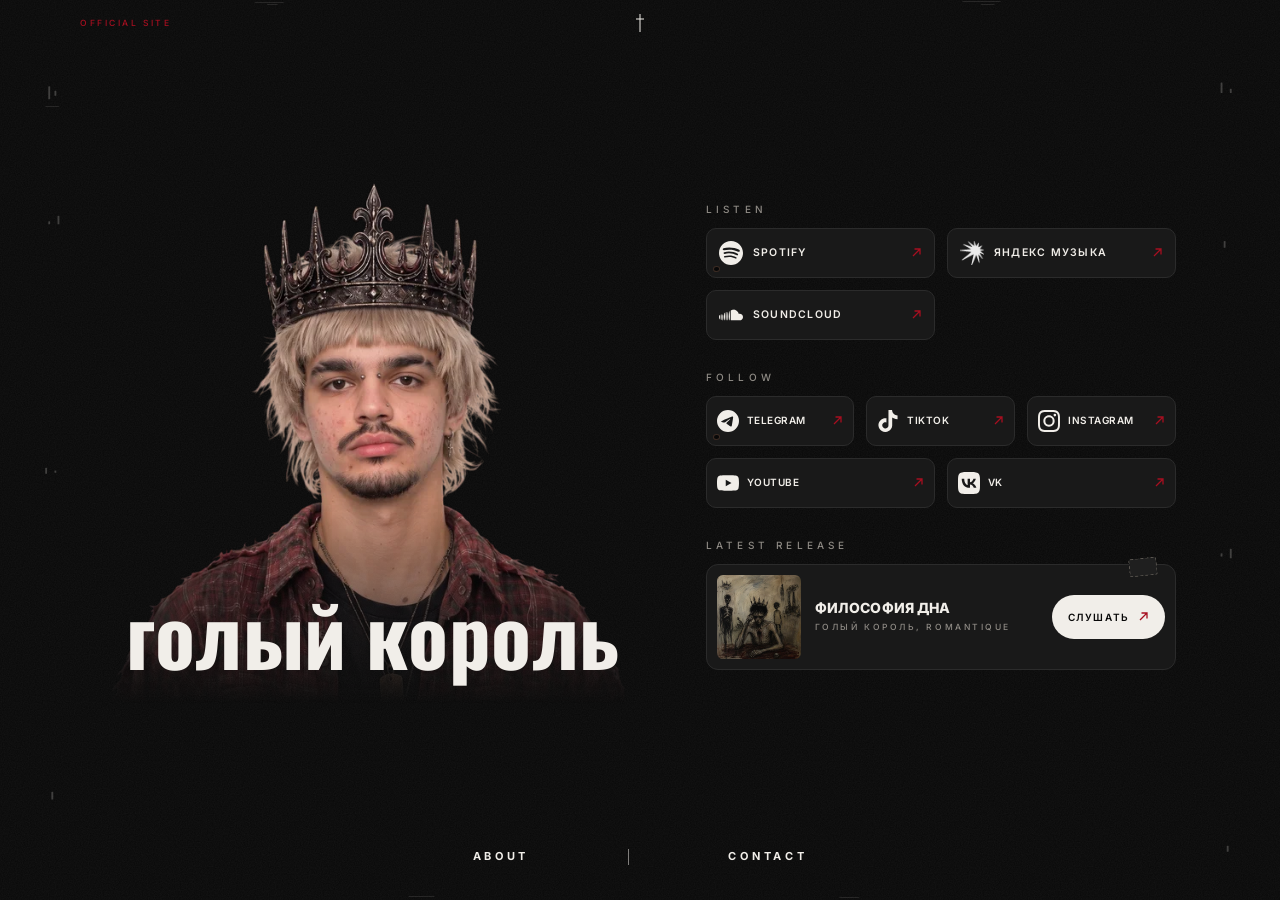
<file: index.html>
<!doctype html>
<html lang="ru" data-theme="king">
<head>
<meta charset="utf-8">
<meta name="viewport" content="width=device-width, initial-scale=1, viewport-fit=cover">
<meta http-equiv="Content-Security-Policy" content="default-src 'none'; img-src 'self' data:; style-src 'self'; font-src 'self'; script-src 'self'; connect-src 'self'; base-uri 'none'; form-action 'none'">
<meta name="referrer" content="strict-origin-when-cross-origin">
<title>голый король</title>
<meta name="description" content="голый король — официальный сайт. Музыка, соцсети и новые релизы.">
<meta name="theme-color" content="#080808">
<link rel="canonical" href="https://realnakedking.github.io/">
<meta property="og:type" content="website">
<meta property="og:site_name" content="голый король">
<meta property="og:title" content="голый король">
<meta property="og:description" content="голый король — официальный сайт. Музыка, соцсети и новые релизы.">
<meta property="og:url" content="https://realnakedking.github.io/">
<meta property="og:image" content="https://realnakedking.github.io/assets/img/og.jpg">
<meta property="og:image:width" content="1200">
<meta property="og:image:height" content="630">
<meta name="twitter:card" content="summary_large_image">
<meta name="twitter:image" content="https://realnakedking.github.io/assets/img/og.jpg">
<link rel="icon" href="favicon.ico" sizes="32x32">
<link rel="apple-touch-icon" href="assets/img/apple-touch-icon.png">
<link rel="preload" href="assets/fonts/anton-latin.woff2" as="font" type="font/woff2" crossorigin>
<link rel="preload" href="assets/fonts/inter-latin.woff2" as="font" type="font/woff2" crossorigin>
<link rel="preload" as="image" type="image/webp" imagesrcset="assets/img/home-720.webp 720w, assets/img/home-1040.webp 1040w, assets/img/home-1520.webp 1520w" imagesizes="(min-width: 900px) 700px, (min-width: 460px) 530px, 115vw">
<link rel="stylesheet" href="assets/css/site.css?v=341fe3b36c">
<noscript><link rel="stylesheet" href="assets/css/noscript.css?v=341fe3b36c"></noscript>
</head>
<body class="page-home">
<div class="page">
<svg class="specks" aria-hidden="true" viewBox="0 0 390 1000" preserveAspectRatio="none" fill="none" stroke="currentColor" stroke-width="0.6" stroke-linecap="round"><path d="M3 96v14M5 101v5M2 118h4M6 240v9M3 246v3M384 92v11M387 99v4M385 268v7M2 520v6M5 523v2M387 610v10M384 615v3M4 880v8M386 940v6M70 3h9M74 5h3M300 2h12M306 5h4M120 996h8M260 997h6"/></svg>
<div class="topline">
<span class="topline__side">Official site</span>
<svg class="topline__cross" aria-hidden="true" width="10" height="18" viewBox="0 0 10 18" fill="none" stroke="currentColor" stroke-width="1"><path d="M5 0v18M1 5h8"/></svg>
<span class="topline__side topline__side--right"></span>
</div>
<main class="home">
<div class="hero">
<picture><source type="image/webp" srcset="assets/img/home-720.webp 720w, assets/img/home-1040.webp 1040w, assets/img/home-1520.webp 1520w" sizes="(min-width: 900px) 700px, (min-width: 460px) 530px, 115vw"><img draggable="false" class="hero__photo" src="assets/img/home-1040.jpg" alt="голый король" width="1520" height="1377" fetchpriority="high" decoding="async"></picture>
<h1 class="hero__title">голый король</h1>
</div>
<div class="sections">
<section>
<h2 class="label">Listen</h2>
<div class="links links--listen"><a class="btn" href="https://open.spotify.com/artist/0CNTZNeSnclI1Tsh0N5MrR" target="_blank" rel="noopener"><img draggable="false" class="btn__icon" src="assets/icons/spotify.svg" alt="" width="24" height="24" decoding="async"><span class="btn__text">Spotify</span><svg class="arrow" aria-hidden="true" width="11" height="11" viewBox="0 0 11 11" fill="none" stroke="currentColor" stroke-width="1.3"><path d="M2 9 9 2M3.5 2H9v5.5"/></svg></a><a class="btn" href="https://music.yandex.ru/artist/26700746" target="_blank" rel="noopener"><img draggable="false" class="btn__icon" src="assets/icons/yandexmusic.png" alt="" width="24" height="24" decoding="async"><span class="btn__text">Яндекс Музыка</span><svg class="arrow" aria-hidden="true" width="11" height="11" viewBox="0 0 11 11" fill="none" stroke="currentColor" stroke-width="1.3"><path d="M2 9 9 2M3.5 2H9v5.5"/></svg></a><a class="btn" href="https://on.soundcloud.com/kks88gfHTuc4IK0EWJ" target="_blank" rel="noopener"><img draggable="false" class="btn__icon" src="assets/icons/soundcloud.svg" alt="" width="24" height="24" decoding="async"><span class="btn__text">SoundCloud</span><svg class="arrow" aria-hidden="true" width="11" height="11" viewBox="0 0 11 11" fill="none" stroke="currentColor" stroke-width="1.3"><path d="M2 9 9 2M3.5 2H9v5.5"/></svg></a></div>
</section>
<section>
<h2 class="label">Follow</h2>
<div class="links links--follow cols-5"><a class="btn btn--follow" href="https://t.me/realnakedking" target="_blank" rel="noopener"><img draggable="false" class="btn__icon" src="assets/icons/telegram.svg" alt="" width="24" height="24" decoding="async"><span class="btn__text">Telegram</span><svg class="arrow" aria-hidden="true" width="11" height="11" viewBox="0 0 11 11" fill="none" stroke="currentColor" stroke-width="1.3"><path d="M2 9 9 2M3.5 2H9v5.5"/></svg></a><a class="btn btn--follow" href="https://www.tiktok.com/@realnakedking" target="_blank" rel="noopener"><img draggable="false" class="btn__icon" src="assets/icons/tiktok.svg" alt="" width="24" height="24" decoding="async"><span class="btn__text">TikTok</span><svg class="arrow" aria-hidden="true" width="11" height="11" viewBox="0 0 11 11" fill="none" stroke="currentColor" stroke-width="1.3"><path d="M2 9 9 2M3.5 2H9v5.5"/></svg></a><a class="btn btn--follow" href="https://www.instagram.com/realnakedking" target="_blank" rel="noopener"><img draggable="false" class="btn__icon" src="assets/icons/instagram.svg" alt="" width="24" height="24" decoding="async"><span class="btn__text">Instagram</span><svg class="arrow" aria-hidden="true" width="11" height="11" viewBox="0 0 11 11" fill="none" stroke="currentColor" stroke-width="1.3"><path d="M2 9 9 2M3.5 2H9v5.5"/></svg></a><a class="btn btn--follow" href="https://youtube.com/@realnakedking" target="_blank" rel="noopener"><img draggable="false" class="btn__icon" src="assets/icons/youtube.svg" alt="" width="24" height="24" decoding="async"><span class="btn__text">YouTube</span><svg class="arrow" aria-hidden="true" width="11" height="11" viewBox="0 0 11 11" fill="none" stroke="currentColor" stroke-width="1.3"><path d="M2 9 9 2M3.5 2H9v5.5"/></svg></a><a class="btn btn--follow" href="https://vk.ru/realnakedking" target="_blank" rel="noopener"><img draggable="false" class="btn__icon" src="assets/icons/vk.svg" alt="" width="24" height="24" decoding="async"><span class="btn__text">VK</span><svg class="arrow" aria-hidden="true" width="11" height="11" viewBox="0 0 11 11" fill="none" stroke="currentColor" stroke-width="1.3"><path d="M2 9 9 2M3.5 2H9v5.5"/></svg></a></div>
</section>
<section class="release is-pending" data-release data-show="out" data-mode="auto" data-at="2026-10-01T21:00:00.000Z" data-ping="ping.txt">
<h2 class="label"><span data-state="soon">Скоро релиз</span><span data-state="out">Latest release</span></h2>
<div class="release__card">
<img draggable="false" class="release__cover" src="assets/img/cover-filosofiya-dna.webp" alt="Обложка: Философия Дна" width="152" height="152" loading="lazy" decoding="async">
<div class="release__meta">
<p class="kicker" data-state="soon">Скоро · 2 октября</p>
<p class="release__title">Философия Дна</p>
<p class="kicker">голый король, romantique</p>
</div>
<a class="pill release__listen" data-state="out" href="https://zvonko.link/filosofiadna" target="_blank" rel="noopener">Слушать <svg class="arrow" aria-hidden="true" width="11" height="11" viewBox="0 0 11 11" fill="none" stroke="currentColor" stroke-width="1.3"><path d="M2 9 9 2M3.5 2H9v5.5"/></svg></a>

</div>
</section>
<script src="assets/js/release.js?v=341fe3b36c"></script>
</div>
</main>
<footer class="footer"><nav class="nav" aria-label="Разделы сайта"><a class="nav__link" href="about/">About</a><span class="nav__sep" aria-hidden="true"></span><a class="nav__link" href="contact/">Contact</a></nav></footer>
</div>
</body>
</html>
</file>
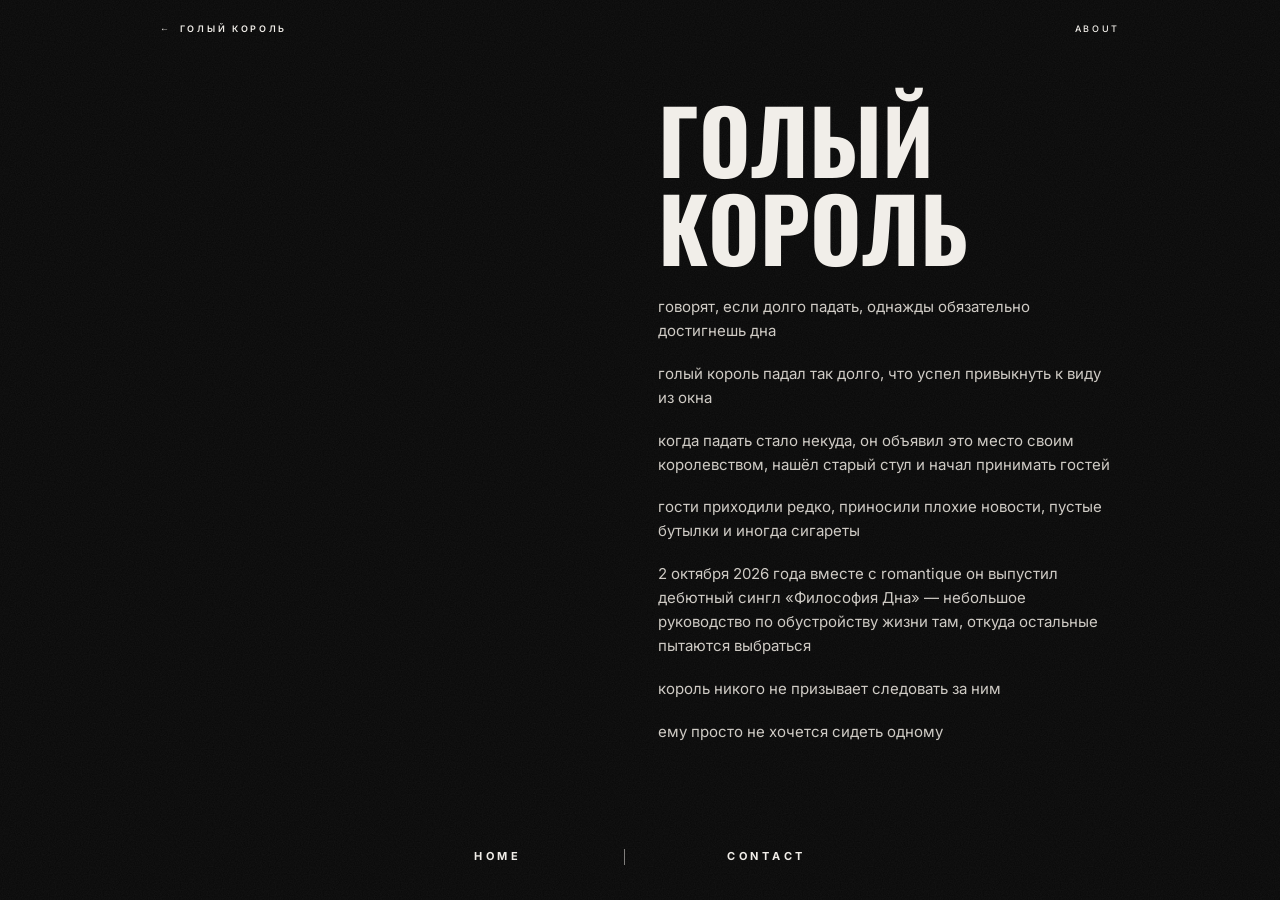
<file: about/index.html>
<!doctype html>
<html lang="ru" data-theme="king">
<head>
<meta charset="utf-8">
<meta name="viewport" content="width=device-width, initial-scale=1, viewport-fit=cover">
<meta http-equiv="Content-Security-Policy" content="default-src 'none'; img-src 'self' data:; style-src 'self'; font-src 'self'; script-src 'self'; connect-src 'self'; base-uri 'none'; form-action 'none'">
<meta name="referrer" content="strict-origin-when-cross-origin">
<title>About — голый король</title>
<meta name="description" content="голый король — официальный сайт. Музыка, соцсети и новые релизы.">
<meta name="theme-color" content="#080808">
<link rel="canonical" href="https://realnakedking.github.io/about/">
<meta property="og:type" content="website">
<meta property="og:site_name" content="голый король">
<meta property="og:title" content="About — голый король">
<meta property="og:description" content="голый король — официальный сайт. Музыка, соцсети и новые релизы.">
<meta property="og:url" content="https://realnakedking.github.io/about/">
<meta property="og:image" content="https://realnakedking.github.io/assets/img/og.jpg">
<meta property="og:image:width" content="1200">
<meta property="og:image:height" content="630">
<meta name="twitter:card" content="summary_large_image">
<meta name="twitter:image" content="https://realnakedking.github.io/assets/img/og.jpg">
<link rel="icon" href="../favicon.ico" sizes="32x32">
<link rel="apple-touch-icon" href="../assets/img/apple-touch-icon.png">
<link rel="preload" href="../assets/fonts/anton-latin.woff2" as="font" type="font/woff2" crossorigin>
<link rel="preload" href="../assets/fonts/inter-latin.woff2" as="font" type="font/woff2" crossorigin>
<link rel="stylesheet" href="../assets/css/site.css?v=341fe3b36c">
<noscript><link rel="stylesheet" href="../assets/css/noscript.css?v=341fe3b36c"></noscript>
</head>
<body class="page-sub">
<div class="page">
<div class="subtop">
<a class="subtop__back" href="../"><span aria-hidden="true">←</span> голый король</a>
<span class="subtop__label">About</span>
</div>
<main class="sub sub--about">
<div class="sub__photo"><picture><source type="image/webp" srcset="../assets/img/home-720.webp 720w, ../assets/img/home-1040.webp 1040w, ../assets/img/home-1520.webp 1520w" sizes="(min-width: 900px) 520px, 100vw"><img draggable="false" class="hero__photo" src="../assets/img/home-1040.jpg" alt="голый король" width="1520" height="1377" fetchpriority="high" decoding="async"></picture></div>
<div class="sub__body">
<h1 class="sub__title">голый король</h1>
<div class="prose"><p>говорят, если долго падать, однажды обязательно достигнешь дна</p>
<p>голый король падал так долго, что успел привыкнуть к виду из окна</p>
<p>когда падать стало некуда, он объявил это место своим королевством, нашёл старый стул и начал принимать гостей</p>
<p>гости приходили редко, приносили плохие новости, пустые бутылки и иногда сигареты</p>
<p>2 октября 2026 года вместе с romantique он выпустил дебютный сингл «Философия Дна» — небольшое руководство по обустройству жизни там, откуда остальные пытаются выбраться</p>
<p>король никого не призывает следовать за ним</p>
<p>ему просто не хочется сидеть одному</p></div>

</div>
</main>
<footer class="footer"><nav class="nav" aria-label="Разделы сайта"><a class="nav__link" href="../">Home</a><span class="nav__sep" aria-hidden="true"></span><a class="nav__link" href="../contact/">Contact</a></nav></footer>
</div>
</body>
</html>
</file>
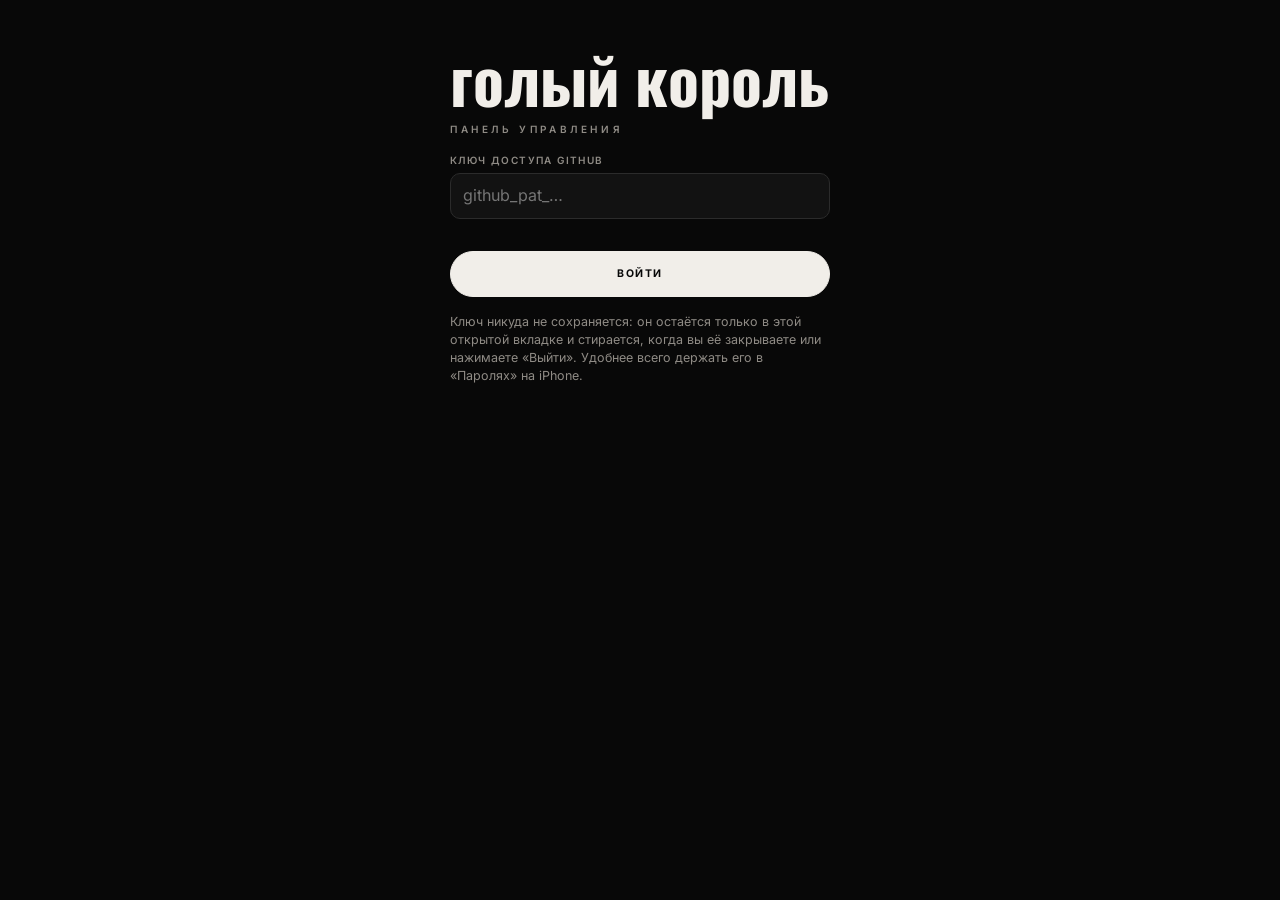
<file: admin/index.html>
<!doctype html>
<html lang="ru">
<head>
<meta charset="utf-8">
<meta name="viewport" content="width=device-width, initial-scale=1, viewport-fit=cover">
<meta http-equiv="Content-Security-Policy" content="default-src 'none'; img-src 'self' blob: data:; style-src 'self'; font-src 'self'; script-src 'self'; connect-src 'self' https://api.github.com; frame-src 'self' blob:; base-uri 'none'; form-action 'none'">
<meta name="robots" content="noindex, nofollow">
<meta name="referrer" content="no-referrer">
<meta name="theme-color" content="#e7e7e6">
<title>голый король — админка</title>
<link rel="icon" href="../favicon.ico" sizes="32x32">
<link rel="stylesheet" href="admin.css?v=2">
</head>
<body>
<div id="app"><p class="boot">Загрузка…</p></div>
<noscript><p class="boot">Для админки нужно включить JavaScript.</p></noscript>
<script type="module" src="app.js?v=2"></script>
</body>
</html>
</file>
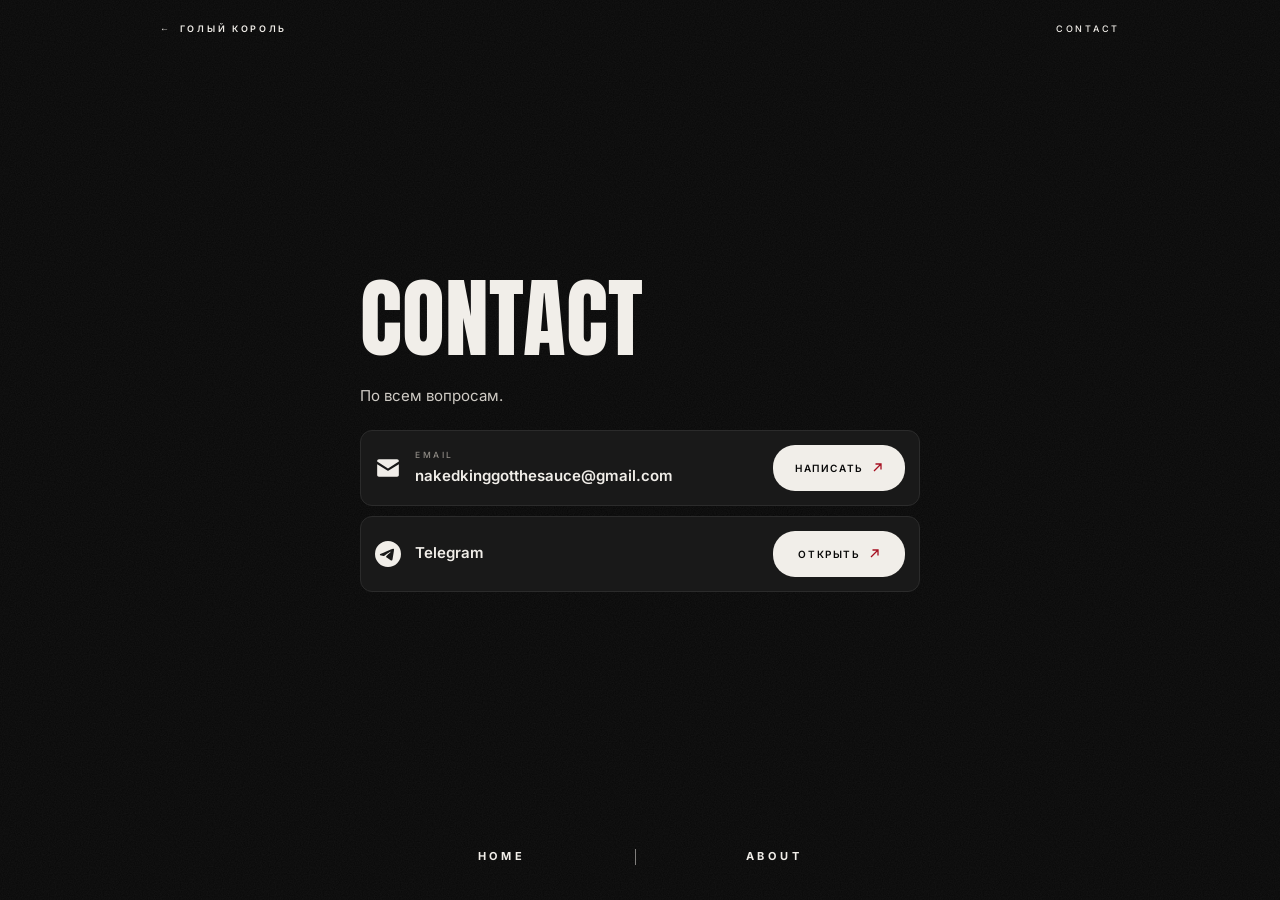
<file: contact/index.html>
<!doctype html>
<html lang="ru" data-theme="king">
<head>
<meta charset="utf-8">
<meta name="viewport" content="width=device-width, initial-scale=1, viewport-fit=cover">
<meta http-equiv="Content-Security-Policy" content="default-src 'none'; img-src 'self' data:; style-src 'self'; font-src 'self'; script-src 'self'; connect-src 'self'; base-uri 'none'; form-action 'none'">
<meta name="referrer" content="strict-origin-when-cross-origin">
<title>Contact — голый король</title>
<meta name="description" content="голый король — официальный сайт. Музыка, соцсети и новые релизы.">
<meta name="theme-color" content="#080808">
<link rel="canonical" href="https://realnakedking.github.io/contact/">
<meta property="og:type" content="website">
<meta property="og:site_name" content="голый король">
<meta property="og:title" content="Contact — голый король">
<meta property="og:description" content="голый король — официальный сайт. Музыка, соцсети и новые релизы.">
<meta property="og:url" content="https://realnakedking.github.io/contact/">
<meta property="og:image" content="https://realnakedking.github.io/assets/img/og.jpg">
<meta property="og:image:width" content="1200">
<meta property="og:image:height" content="630">
<meta name="twitter:card" content="summary_large_image">
<meta name="twitter:image" content="https://realnakedking.github.io/assets/img/og.jpg">
<link rel="icon" href="../favicon.ico" sizes="32x32">
<link rel="apple-touch-icon" href="../assets/img/apple-touch-icon.png">
<link rel="preload" href="../assets/fonts/anton-latin.woff2" as="font" type="font/woff2" crossorigin>
<link rel="preload" href="../assets/fonts/inter-latin.woff2" as="font" type="font/woff2" crossorigin>
<link rel="stylesheet" href="../assets/css/site.css?v=341fe3b36c">
<noscript><link rel="stylesheet" href="../assets/css/noscript.css?v=341fe3b36c"></noscript>
</head>
<body class="page-sub">
<div class="page">
<div class="subtop">
<a class="subtop__back" href="../"><span aria-hidden="true">←</span> голый король</a>
<span class="subtop__label">Contact</span>
</div>
<main class="sub sub--contact">
<div class="sub__body">
<h1 class="sub__title">Contact</h1>
<p class="sub__lead">По всем вопросам.</p>
<div class="cards"><div class="card">
<img draggable="false" class="card__icon" src="../assets/icons/email.svg" alt="" width="24" height="24" decoding="async">
<div class="card__text"><p class="kicker">Email</p><p class="card__value">nakedkinggotthesauce@gmail.com</p></div>
<a class="pill card__action" href="mailto:nakedkinggotthesauce@gmail.com" aria-label="Написать: Email">Написать <svg class="arrow" aria-hidden="true" width="11" height="11" viewBox="0 0 11 11" fill="none" stroke="currentColor" stroke-width="1.3"><path d="M2 9 9 2M3.5 2H9v5.5"/></svg></a>
</div>
<div class="card">
<img draggable="false" class="card__icon" src="../assets/icons/telegram.svg" alt="" width="24" height="24" decoding="async">
<div class="card__text"><p class="card__value">Telegram</p></div>
<a class="pill card__action" href="https://t.me/n4kedk1ng" target="_blank" rel="noopener" aria-label="Открыть: Telegram">Открыть <svg class="arrow" aria-hidden="true" width="11" height="11" viewBox="0 0 11 11" fill="none" stroke="currentColor" stroke-width="1.3"><path d="M2 9 9 2M3.5 2H9v5.5"/></svg></a>
</div></div>
</div>
</main>
<footer class="footer"><nav class="nav" aria-label="Разделы сайта"><a class="nav__link" href="../">Home</a><span class="nav__sep" aria-hidden="true"></span><a class="nav__link" href="../about/">About</a></nav></footer>
</div>
</body>
</html>
</file>
<file: assets/css/site.css>
/* голый король — оформление сайта (тёмная тема) */

@font-face {
  font-family: "Anton";
  src: url("../fonts/anton-latin.woff2") format("woff2");
  font-weight: 400;
  font-style: normal;
  font-display: swap;
}
@font-face {
  font-family: "Anton";
  src: url("../fonts/oswald-cyrillic.woff2") format("woff2");
  font-weight: 400;
  font-style: normal;
  font-display: swap;
  unicode-range: U+0301, U+0400-045F, U+0490-0491, U+04B0-04B1, U+2116;
}
@font-face {
  font-family: "Inter";
  src: url("../fonts/inter-latin.woff2") format("woff2");
  font-weight: 100 900;
  font-style: normal;
  font-display: swap;
  unicode-range: U+0000-00FF, U+0131, U+0152-0153, U+02BB-02BC, U+02C6, U+02DA, U+02DC, U+0304, U+0308, U+0329, U+2000-206F, U+20AC, U+2122, U+2191, U+2193, U+2212, U+2215, U+FEFF, U+FFFD;
}
@font-face {
  font-family: "Inter";
  src: url("../fonts/inter-cyrillic.woff2") format("woff2");
  font-weight: 100 900;
  font-style: normal;
  font-display: swap;
  unicode-range: U+0301, U+0400-045F, U+0490-0491, U+04B0-04B1, U+2116;
}

:root {
  --bg: #080808;
  --ink: #F1EEE9;
  --line: #2b2b2b;
  --line-strong: #4a4a4a;
  --mute: #8f8b85;
  --red: #A60F20;
  --card: #191919;
  --card-hover: #222222;
  --sans: "Inter", -apple-system, BlinkMacSystemFont, "Segoe UI", Roboto, "Helvetica Neue", Arial, sans-serif;
  --display: "Anton", Impact, "Arial Narrow Bold", "Helvetica Neue", sans-serif;
  /* Единица масштаба главного экрана: макет нарисован при ширине 390. */
  --u: calc(min(100vw, 460px) / 390);
}

* { box-sizing: border-box; }
html { -webkit-text-size-adjust: 100%; text-size-adjust: 100%; }
body {
  margin: 0;
  background: var(--bg);
  color: var(--ink);
  font-family: var(--sans);
  font-size: 15px;
  line-height: 1.5;
  -webkit-font-smoothing: antialiased;
  -moz-osx-font-smoothing: grayscale;
}
/* Фото чуть шире экрана телефона: лишнее обрезается, горизонтальной прокрутки нет. */
html, body { overflow-x: hidden; }
@supports (overflow: clip) {
  html, body { overflow-x: clip; }
}
a { color: inherit; text-decoration: none; -webkit-tap-highlight-color: transparent; }
a:focus-visible { outline: 2px solid var(--ink); outline-offset: 3px; border-radius: 4px; }
img, svg { display: block; }
/* Сайт «статичный»: картинки и значки нельзя зажать, вытащить или сохранить — долгое нажатие
   на них ничего не открывает, а нажатие по значку в кнопке достаётся самой кнопке. */
img, svg {
  pointer-events: none;
  -webkit-user-select: none;
  user-select: none;
  -webkit-user-drag: none;
  -webkit-touch-callout: none;
}
/* Долгое нажатие на кнопку или ссылку не поднимает её «карточкой» с предпросмотром. */
a, button { -webkit-touch-callout: none; -webkit-user-select: none; user-select: none; }
/* Оформление не выделяется; текст биографии и адрес почты выделить и скопировать можно. */
body { -webkit-touch-callout: none; -webkit-user-select: none; user-select: none; }
.prose, .card__value, .sub__lead { -webkit-user-select: text; user-select: text; }
h1, h2, p { margin: 0; }
.arrow { flex: none; }

.page {
  position: relative;
  width: 100%;
  max-width: 460px;
  min-height: 100vh;
  min-height: 100svh;
  margin: 0 auto;
  display: flex;
  flex-direction: column;
}
.specks {
  position: absolute;
  inset: 0;
  width: 100%;
  height: 100%;
  pointer-events: none;
  opacity: 0.4;
}

/* ---------- Верхняя строка ---------- */
.topline {
  position: relative;
  display: flex;
  align-items: center;
  justify-content: space-between;
  gap: 8px;
  padding: calc(14px + env(safe-area-inset-top, 0px)) 24px 0;
  font-size: 8.5px;
  font-weight: 500;
  line-height: 1;
  letter-spacing: 0.3em;
  text-transform: uppercase;
  white-space: pre;
}
.topline__side { flex: 1; min-width: 0; }
.topline__side--right { text-align: right; }
/* Координаты: на телефоне широта и долгота стоят в две строки, на компьютере — в одну. */
.topline__part { display: block; white-space: nowrap; }
.topline__part + .topline__part { margin-top: 5px; }

/* ---------- Главный экран ---------- */
.home { position: relative; display: flex; flex-direction: column; }
.hero {
  position: relative;
  width: calc(var(--u) * 390);
  height: calc(var(--u) * 408);
  margin: 0 auto;
}
.hero__photo {
  -webkit-mask-image: linear-gradient(to bottom, transparent 0, #000 4%, #000 60%, transparent 97%), linear-gradient(to right, transparent 0, #000 10%, #000 90%, transparent 100%);
  -webkit-mask-composite: source-in;
  mask-image: linear-gradient(to bottom, transparent 0, #000 4%, #000 60%, transparent 97%), linear-gradient(to right, transparent 0, #000 10%, #000 90%, transparent 100%);
  mask-composite: intersect;
}
.hero .hero__photo {
  position: absolute;
  left: calc(var(--u) * -28);
  top: calc(var(--u) * 6);
  width: calc(var(--u) * 446);
  height: calc(var(--u) * 404);
  object-fit: cover;
}
.hero__title {
  position: absolute;
  left: 0;
  right: 0;
  top: calc(var(--u) * 318);
  text-align: center;
  font-family: var(--display);
  font-weight: 400;
  font-size: calc(var(--u) * 60);
  line-height: 1;
  letter-spacing: 0.005em;
  white-space: nowrap;
}
/* Росчерк привязан к надписи: размеры в долях её кегля, положение утверждено на макете. */
.hero__sig {
  position: absolute;
  left: calc(50% + 0.265em);
  top: 0.531em;
  width: 1.449em;
  height: 0.653em;
  filter: invert(1);
  mix-blend-mode: difference;
  pointer-events: none;
  -webkit-user-select: none;
  user-select: none;
}

.sections {
  position: relative;
  display: flex;
  flex-direction: column;
  gap: 28px;
  padding: 6px 22px 0;
}
.label {
  margin: 0 0 14px;
  font-size: 10px;
  font-weight: 500;
  line-height: 1;
  letter-spacing: 0.42em;
  text-transform: uppercase;
  color: var(--mute);
}

/* ---------- Кнопки-ссылки ---------- */
.links { display: grid; grid-template-columns: repeat(2, minmax(0, 1fr)); gap: 10px; }
.btn {
  display: flex;
  align-items: center;
  gap: 10px;
  min-height: 50px;
  padding: 6px 12px;
  border: 1px solid var(--line);
  border-radius: 10px;
  background: var(--card);
  font-size: 10.5px;
  font-weight: 600;
  line-height: 1.25;
  letter-spacing: 0.12em;
  text-transform: uppercase;
  transition: background-color 0.15s ease, border-color 0.15s ease;
}
.btn__icon { flex: none; width: 24px; height: 24px; object-fit: contain; }
.btn__icon--mono {
  display: flex;
  align-items: center;
  justify-content: center;
  border-radius: 7px;
  background: var(--ink);
  color: var(--bg);
  font-size: 9px;
  font-weight: 700;
  letter-spacing: 0.02em;
}
.btn__text { flex: 1; min-width: 0; overflow-wrap: break-word; }
.btn--ink { border-color: var(--ink); }
@media (hover: hover) {
  .btn:hover { background: var(--card-hover); border-color: var(--line-strong); }
  .btn--ink:hover { border-color: var(--ink); }
  .pill:hover { background: #fff; }
  .nav__link:hover, .subtop__back:hover { opacity: 0.6; }
  a.contact__row:hover .contact__val { opacity: 0.6; }
}
.btn:active { background: var(--card-hover); }

.links--follow.cols-1 { grid-template-columns: minmax(0, 1fr); }
.links--follow.cols-2 { grid-template-columns: repeat(2, minmax(0, 1fr)); }
.links--follow.cols-3 { grid-template-columns: repeat(3, minmax(0, 1fr)); }
.links--follow.cols-4 { grid-template-columns: repeat(4, minmax(0, 1fr)); }
.btn--follow {
  flex-direction: column;
  justify-content: center;
  gap: 8px;
  min-height: 66px;
  padding: 8px 4px;
  font-size: 8.5px;
  letter-spacing: 0.1em;
  text-align: center;
}
.btn--follow .btn__icon { width: 22px; height: 22px; }
.btn--follow .btn__text { flex: none; max-width: 100%; }
.btn--follow .arrow { display: none; }

/* ---------- Карточка релиза ---------- */
.release[data-show="soon"] [data-state="out"],
.release[data-show="out"] [data-state="soon"] { display: none; }
.release.is-pending { visibility: hidden; }
.release__card {
  display: flex;
  flex-wrap: wrap;
  align-items: center;
  gap: 12px 14px;
  padding: 10px;
  border: 1px solid var(--line);
  border-radius: 12px;
  background: var(--card);
}
.release__cover {
  flex: none;
  width: 76px;
  height: 76px;
  border-radius: 6px;
  object-fit: cover;
  background: #1b1b1b;
}
.release__cover--empty {
  display: flex;
  align-items: center;
  justify-content: center;
  text-align: center;
  color: #9a9a9a;
  font-size: 8px;
  font-weight: 600;
  line-height: 1.3;
  letter-spacing: 0.14em;
  text-transform: uppercase;
}
.release__meta { flex: 1 1 96px; min-width: 0; display: flex; flex-direction: column; gap: 7px; }
.kicker {
  font-size: 8.5px;
  font-weight: 500;
  line-height: 1.2;
  letter-spacing: 0.3em;
  text-transform: uppercase;
  color: var(--mute);
}
.release__title {
  font-size: 19px;
  font-weight: 800;
  line-height: 1.05;
  letter-spacing: 0.01em;
  text-transform: uppercase;
  overflow-wrap: anywhere;
}
.pill {
  flex: none;
  display: inline-flex;
  align-items: center;
  justify-content: center;
  gap: 8px;
  min-height: 44px;
  padding: 0 16px;
  border-radius: 22px;
  background: var(--ink);
  color: var(--bg);
  font-size: 10px;
  font-weight: 600;
  line-height: 1;
  letter-spacing: 0.16em;
  text-transform: uppercase;
  transition: background-color 0.15s ease;
}
.release__presave { flex: 1 1 100%; display: grid; grid-template-columns: repeat(2, minmax(0, 1fr)); gap: 10px; }
.release__presave.cols-1 { grid-template-columns: minmax(0, 1fr); }
.release__presave .btn { min-height: 46px; font-size: 9.5px; letter-spacing: 0.1em; }
.release__presave .btn__icon { width: 22px; height: 22px; }

/* ---------- Нижняя навигация ---------- */
.footer {
  position: relative;
  margin-top: auto;
  padding: 14px 22px calc(18px + env(safe-area-inset-bottom, 0px));
}
.nav { display: flex; align-items: center; justify-content: space-around; }
.nav__link {
  padding: 14px 6px;
  font-size: 10px;
  font-weight: 700;
  line-height: 1;
  letter-spacing: 0.34em;
  text-transform: uppercase;
  transition: opacity 0.15s ease;
}
.nav__sep { width: 1px; height: 16px; background: var(--ink); opacity: 0.5; }

/* ---------- About и Contact ---------- */
.subtop {
  display: flex;
  align-items: center;
  justify-content: space-between;
  padding: calc(8px + env(safe-area-inset-top, 0px)) 24px 0;
  font-size: 9px;
  font-weight: 500;
  line-height: 1;
  letter-spacing: 0.3em;
  text-transform: uppercase;
}
.subtop__back { display: inline-flex; align-items: center; gap: 8px; padding: 16px 0; font-weight: 600; transition: opacity 0.15s ease; }
.sub { display: flex; flex-direction: column; }
.sub__photo { position: relative; height: calc(var(--u) * 330); overflow: hidden; }
.sub__photo .hero__photo {
  position: absolute;
  left: calc(var(--u) * 12);
  top: 0;
  width: calc(var(--u) * 366);
  height: calc(var(--u) * 332);
  object-fit: cover;
}
.sub__body { display: flex; flex-direction: column; gap: 22px; padding: 0 24px 24px; }
.sub--contact .sub__body { padding-top: 48px; }
.sub__title {
  font-family: var(--display);
  font-weight: 400;
  font-size: 64px;
  line-height: 1;
  text-transform: uppercase;
  overflow-wrap: anywhere;
}
.prose { color: #cfcbc5; font-size: 15px; line-height: 1.6; overflow-wrap: anywhere; }
.prose p + p { margin-top: 1.25em; }
.prose strong { font-weight: 600; color: var(--ink); }
.sub--about .prose { max-width: 34em; }
.sub__lead { max-width: 30em; color: #cfcbc5; font-size: 15px; line-height: 1.55; overflow-wrap: break-word; }

/* Блоки контактов: та же рамка и фон, что у кнопок и карточки релиза на главной. */
.cards { display: flex; flex-direction: column; gap: 10px; }
.card {
  display: flex;
  flex-wrap: wrap;
  align-items: center;
  gap: 12px 14px;
  padding: 14px;
  border: 1px solid var(--line);
  border-radius: 12px;
  background: var(--card);
}
.card__icon { flex: none; width: 26px; height: 26px; object-fit: contain; }
.card__icon--mono {
  display: flex;
  align-items: center;
  justify-content: center;
  border-radius: 7px;
  background: var(--ink);
  color: var(--bg);
  font-size: 9px;
  font-weight: 700;
}
.card__text { flex: 1 1 150px; min-width: 0; display: flex; flex-direction: column; gap: 7px; }
.card__value { font-size: 15px; font-weight: 600; line-height: 1.25; overflow-wrap: anywhere; }
.card__action { flex: 1 1 100%; min-height: 46px; }
@media (min-width: 480px) {
  .card__action { flex: none; min-width: 132px; }
}
.block { padding-top: 22px; border-top: 1px solid var(--line); }
.block .label { margin-bottom: 10px; }
.contact { display: flex; flex-direction: column; border-top: 1px solid var(--line); }
.contact__row {
  display: flex;
  align-items: center;
  gap: 14px;
  min-height: 56px;
  padding: 16px 0;
  border-bottom: 1px solid var(--line);
}
.contact__key {
  flex: none;
  width: 92px;
  font-size: 9px;
  font-weight: 500;
  line-height: 1.2;
  letter-spacing: 0.3em;
  text-transform: uppercase;
  color: var(--mute);
  overflow-wrap: anywhere;
}
.contact__val { flex: 1; min-width: 0; font-size: 15px; font-weight: 600; line-height: 1.25; overflow-wrap: anywhere; transition: opacity 0.15s ease; }

/* ---------- Телефоны: названия площадок должны помещаться без разрыва слова ---------- */
@media (max-width: 899px) {
  .links--listen .btn { gap: 8px; padding: 6px 10px; font-size: 10px; letter-spacing: 0.09em; }
}

/* ---------- Очень узкие телефоны ---------- */
@media (max-width: 359px) {
  .sections { padding-left: 16px; padding-right: 16px; }
  .topline { padding-left: 16px; padding-right: 16px; letter-spacing: 0.22em; }
  .links--listen .btn { gap: 7px; padding: 6px 8px; font-size: 9px; letter-spacing: 0.04em; }
  .links--listen .arrow { display: none; }
  .btn--follow { padding: 8px 2px; font-size: 7px; letter-spacing: 0.02em; }
  .release__presave .btn { gap: 7px; padding: 6px 8px; font-size: 8.5px; letter-spacing: 0.04em; }
  .release__presave .arrow { display: none; }
  .release__listen { flex: 1 1 100%; }
}

/* ---------- Компьютер ---------- */
@media (min-width: 900px) {
  :root { --u: clamp(1.15px, calc(42vw / 390), 1.55px); }
  .page { max-width: 1200px; }
  .topline { padding-left: 40px; padding-right: 40px; }
  .home {
    flex: 1;
    flex-direction: row;
    align-items: center;
    justify-content: center;
    gap: 64px;
    padding: 24px 40px 0;
  }
  .hero { flex: none; margin: 0; }
  .sections { flex: 0 1 470px; min-width: 0; gap: 32px; padding: 0; }
  .links { gap: 12px; }
  .links--follow.cols-3, .links--follow.cols-4 { grid-template-columns: repeat(2, minmax(0, 1fr)); }
  .btn--follow {
    flex-direction: row;
    justify-content: flex-start;
    gap: 10px;
    min-height: 50px;
    padding: 6px 12px;
    font-size: 10px;
    text-align: left;
  }
  .btn--follow .btn__text { flex: 1; }
  .btn--follow .arrow { display: block; }
  .release__cover { width: 84px; height: 84px; }
  .footer { width: 100%; max-width: 520px; margin-left: auto; margin-right: auto; padding: 20px 40px 24px; }
  .nav__link { font-size: 11px; }

  .subtop { padding-left: 40px; padding-right: 40px; }
  .page-sub .page { max-width: 1040px; }
  .sub { flex: 1; justify-content: center; }
  .sub--about { flex-direction: row; align-items: center; gap: 56px; padding: 24px 40px; }
  .sub--about .sub__photo { flex: 0 0 46%; height: calc(var(--u) * 360); }
  .sub--about .sub__photo .hero__photo { left: 0; width: 100%; height: 100%; }
  .sub--about { align-items: flex-start; }
  .sub--about .sub__photo { position: sticky; top: 24px; }
  .sub--about .sub__body { flex: 1; min-width: 0; padding: 24px 0 0; }
  .sub--contact { width: 100%; max-width: 640px; margin: 0 auto; }
  .sub--contact .sub__body { padding: 24px 40px; }
  .sub__title { font-size: 88px; }
  .page-sub .footer { max-width: 520px; }
}

/* Координаты в одну строку — только на компьютере с мышью. На любом телефоне и планшете,
   в том числе повёрнутом набок, они остаются в две строки. */
@media (min-width: 900px) and (hover: hover) and (pointer: fine) {
  .topline__part { display: inline; }
  .topline__part + .topline__part { margin-top: 0; margin-left: 2em; }
}

@media (prefers-reduced-motion: reduce) {
  * { transition: none !important; }
}

/* FOLLOW из 5 кнопок: телефон — пять в ряд, компьютер — три сверху и две снизу */
.links--follow.cols-5 { grid-template-columns: repeat(5, minmax(0, 1fr)); }
.links--follow.cols-5 .btn--follow { padding: 8px 2px; letter-spacing: 0.03em; font-size: 8px; }
@media (min-width: 900px) {
  .links--follow.cols-5 { grid-template-columns: repeat(6, minmax(0, 1fr)); }
  .links--follow.cols-5 > * { grid-column: span 2; }
  .links--follow.cols-5 > :nth-child(n+4) { grid-column: span 3; }
  .links--follow.cols-5 .btn--follow { padding: 6px 10px; gap: 8px; letter-spacing: 0.05em; font-size: 10px; }
  .links--follow.cols-5 .btn__text { white-space: nowrap; }
}
@media (max-width: 359px) {
  .links--follow.cols-5 { gap: 6px; }
  .links--follow.cols-5 .btn--follow { font-size: 7px; letter-spacing: 0; }
}

/* ---------- Потёртости: зерно, царапины, заплатка (тёмная тема) ---------- */
body {
  background-image:
    url("data:image/svg+xml,%3Csvg xmlns='http://www.w3.org/2000/svg' width='220' height='220'%3E%3Cfilter id='n'%3E%3CfeTurbulence type='fractalNoise' baseFrequency='.85' numOctaves='2' stitchTiles='stitch'/%3E%3CfeColorMatrix values='0 0 0 0 1 0 0 0 0 1 0 0 0 0 1 0 0 0 .05 0'/%3E%3C/filter%3E%3Crect width='100%25' height='100%25' filter='url(%23n)'/%3E%3C/svg%3E");
}
.specks { color: var(--ink); opacity: 0.22; }
.arrow { color: var(--red); }
.topline__side:first-child { color: var(--red); }
/* заплатка на карточке релиза */
.release__card { position: relative; }
.release__card::after {
  content: "";
  position: absolute;
  top: -7px;
  right: 18px;
  width: 26px;
  height: 16px;
  background: #1f1f1f;
  border: 1px dashed #5a5650;
  border-radius: 2px;
  transform: rotate(-6deg);
  pointer-events: none;
}
/* дырка-прожог в углу кнопки Spotify */
.links .btn:first-child { position: relative; }
.links .btn:first-child::before {
  content: "";
  position: absolute;
  left: 7px;
  bottom: 6px;
  width: 5px;
  height: 4px;
  border-radius: 50% 40% 55% 45%;
  background: var(--bg);
  box-shadow: 0 0 0 1px #3a2a22;
  pointer-events: none;
}
img[src*="yandexmusic.png"] { filter: invert(1); }
.release__title { font-size: 14px; overflow-wrap: break-word; }
</file>
<file: assets/css/noscript.css>
/* Если скрипты отключены, карточка релиза показывается в состоянии на момент публикации. */
.release.is-pending { visibility: visible; }
</file>
<file: admin/admin.css>
/* голый король — оформление админки. Те же цвета и шрифты, что у сайта. */
@font-face { font-family: "Anton"; src: url("../assets/fonts/anton-latin.woff2") format("woff2"); font-display: swap; }
@font-face { font-family: "Anton"; src: url("../assets/fonts/oswald-cyrillic.woff2") format("woff2"); font-display: swap; unicode-range: U+0400-045F; }
@font-face { font-family: "Inter"; src: url("../assets/fonts/inter-latin.woff2") format("woff2"); font-weight: 100 900; font-display: swap;
  unicode-range: U+0000-00FF, U+0131, U+0152-0153, U+02BB-02BC, U+02C6, U+02DA, U+02DC, U+0304, U+0308, U+0329, U+2000-206F, U+20AC, U+2122, U+2191, U+2193, U+2212, U+2215, U+FEFF, U+FFFD; }
@font-face { font-family: "Inter"; src: url("../assets/fonts/inter-cyrillic.woff2") format("woff2"); font-weight: 100 900; font-display: swap;
  unicode-range: U+0301, U+0400-045F, U+0490-0491, U+04B0-04B1, U+2116; }

:root { --bg: #080808; --ink: #F1EEE9; --line: #2b2b2b; --mute: #8f8b85; --card: #191919; --bad: #e0474c; --ok: #4caf72; color-scheme: dark; }
* { box-sizing: border-box; }
html { -webkit-text-size-adjust: 100%; }
body { margin: 0; background: var(--bg); color: var(--ink); font: 15px/1.45 "Inter", -apple-system, "Segoe UI", Roboto, Arial, sans-serif; -webkit-font-smoothing: antialiased; }
h1, h2, h3, p { margin: 0; }
button, input, select, textarea { font: inherit; color: inherit; }
button { -webkit-tap-highlight-color: transparent; cursor: pointer; }
[hidden] { display: none !important; }
.boot { padding: 40px 20px; text-align: center; color: var(--mute); }

.wrap { max-width: 640px; margin: 0 auto; padding: 0 16px; }
.top { display: flex; align-items: center; justify-content: space-between; gap: 12px; padding: calc(12px + env(safe-area-inset-top, 0px)) 16px 10px; max-width: 640px; margin: 0 auto; }
.top__logo { font-family: "Anton", Impact, sans-serif; font-size: 26px; line-height: 1; }
.top__sub { font-size: 9px; font-weight: 600; letter-spacing: .3em; text-transform: uppercase; color: var(--mute); margin-left: 8px; }
.linkbtn { border: 0; background: none; padding: 10px 0; font-size: 10px; font-weight: 700; letter-spacing: .2em; text-transform: uppercase; }

.tabs { position: sticky; top: 0; z-index: 5; background: var(--bg); border-bottom: 1px solid var(--line); }
.tabs__in { display: flex; gap: 4px; overflow-x: auto; max-width: 640px; margin: 0 auto; padding: 6px 12px; scrollbar-width: none; }
.tabs__in::-webkit-scrollbar { display: none; }
.tab { flex: none; min-height: 40px; padding: 0 12px; border: 1px solid transparent; border-radius: 20px; background: none; font-size: 10px; font-weight: 700; letter-spacing: .16em; text-transform: uppercase; color: var(--mute); }
.tab.is-on { background: var(--ink); color: var(--bg); }

main { padding: 18px 0 150px; }
.sec { display: flex; flex-direction: column; gap: 14px; }
.h { font-size: 10px; font-weight: 600; letter-spacing: .36em; text-transform: uppercase; color: var(--mute); margin-top: 10px; }
.card { display: flex; flex-direction: column; gap: 12px; padding: 14px; border: 1px solid var(--line); border-radius: 12px; background: var(--card); }
.hint { font-size: 12.5px; line-height: 1.45; color: var(--mute); }
.warn { font-size: 13px; color: var(--bad); }
.good { font-size: 13px; color: var(--ok); }

.f { display: flex; flex-direction: column; gap: 6px; }
.f__l { font-size: 10px; font-weight: 600; letter-spacing: .14em; text-transform: uppercase; color: var(--mute); }
.in { width: 100%; min-height: 46px; padding: 10px 12px; border: 1px solid var(--line); border-radius: 10px; background: #121212; font-size: 16px; line-height: 1.35; -webkit-appearance: none; appearance: none; }
textarea.in { resize: vertical; min-height: 110px; }
select.in { background-image: linear-gradient(45deg, transparent 50%, #F1EEE9 50%), linear-gradient(135deg, #F1EEE9 50%, transparent 50%); background-position: calc(100% - 18px) 50%, calc(100% - 13px) 50%; background-size: 5px 5px; background-repeat: no-repeat; padding-right: 34px; }
.in:focus { outline: 2px solid var(--ink); outline-offset: 1px; }
.in.is-bad { border-color: var(--bad); }
.row { display: flex; gap: 10px; }
.row > * { flex: 1; min-width: 0; }
.row--tight > * { flex: none; }
.row--tight > .grow { flex: 1; }

.b { display: inline-flex; align-items: center; justify-content: center; gap: 8px; min-height: 46px; padding: 0 14px; border: 1px solid var(--ink); border-radius: 23px; background: none; font-size: 10.5px; font-weight: 700; letter-spacing: .14em; text-transform: uppercase; text-align: center; }
.b--ink { background: var(--ink); color: var(--bg); }
.b--soft { border-color: var(--line); }
.b--bad { border-color: var(--bad); color: var(--bad); }
.b:disabled { opacity: .35; cursor: default; }
.b--sq { flex: none; width: 44px; min-height: 44px; padding: 0; border-radius: 10px; border-color: var(--line); font-size: 15px; letter-spacing: 0; }

.sw { display: flex; align-items: center; justify-content: space-between; gap: 12px; min-height: 44px; }
.sw__t { font-size: 14px; font-weight: 500; }
.sw input { position: absolute; opacity: 0; width: 1px; height: 1px; }
.sw__k { flex: none; position: relative; width: 50px; height: 30px; border-radius: 15px; background: #3a3a3a; transition: background-color .15s; }
.sw__k::after { content: ""; position: absolute; left: 3px; top: 3px; width: 24px; height: 24px; border-radius: 50%; background: #fff; transition: transform .15s; }
.sw input:checked + .sw__k { background: var(--ink); }
.sw input:checked + .sw__k::after { transform: translateX(20px); background: var(--bg); }
.sw input:focus-visible + .sw__k { outline: 2px solid var(--ink); outline-offset: 2px; }

.item { display: flex; flex-direction: column; gap: 12px; padding: 10px; border: 1px solid var(--line); border-radius: 12px; background: var(--card); }
.item.is-off .item__title { opacity: .45; }
.item__head { display: flex; align-items: center; gap: 8px; }
.item__icon { flex: none; width: 28px; height: 28px; object-fit: contain; }
.item__mono { flex: none; width: 28px; height: 28px; border-radius: 7px; background: var(--ink); color: var(--bg); display: flex; align-items: center; justify-content: center; font-size: 10px; font-weight: 700; }
.item__title { flex: 1; min-width: 0; font-size: 14px; font-weight: 600; overflow: hidden; text-overflow: ellipsis; white-space: nowrap; }
.item__sub { font-size: 11px; font-weight: 400; color: var(--mute); display: block; overflow: hidden; text-overflow: ellipsis; }

.photo { display: flex; align-items: center; gap: 14px; }
.photo__img { flex: none; width: 96px; height: 87px; border-radius: 8px; object-fit: cover; background: #222; }
.photo__img--sq { height: 96px; }
.photo__btns { display: flex; flex-direction: column; gap: 8px; flex: 1; }

.swatches { display: grid; grid-template-columns: repeat(auto-fill, minmax(92px, 1fr)); gap: 8px; }
.swatch { display: flex; flex-direction: column; gap: 6px; padding: 6px; border: 1px solid var(--line); border-radius: 10px; background: #121212; font-size: 10.5px; text-align: left; line-height: 1.2; }
.swatch.is-on { border-color: var(--ink); box-shadow: 0 0 0 1px var(--ink); }
.swatch__c { height: 34px; border-radius: 6px; border: 1px solid rgba(0,0,0,.12); }

.bar { position: fixed; left: 0; right: 0; bottom: 0; z-index: 6; background: rgba(231,231,230,.96); border-top: 1px solid var(--line); padding: 8px 12px calc(10px + env(safe-area-inset-bottom, 0px)); }
.bar__in { max-width: 640px; margin: 0 auto; display: flex; flex-direction: column; gap: 8px; }
.bar__top { display: flex; align-items: center; gap: 10px; }
.bar__undo { flex: none; min-height: 34px; padding: 0 12px; border: 1px solid var(--ink); border-radius: 17px; background: #121212; font-size: 10px; font-weight: 700; letter-spacing: .08em; text-transform: uppercase; }
.bar__undo:disabled { opacity: .3; border-color: var(--line); }
.bar__st { flex: 1; min-width: 0; font-size: 11px; font-weight: 600; line-height: 1.25; text-align: right; color: var(--mute); }
.bar__st.is-dirty { color: var(--bad); }
.bar .b { min-height: 42px; padding: 0 6px; font-size: 9.5px; letter-spacing: .08em; }

.modal { position: fixed; inset: 0; z-index: 20; display: flex; align-items: flex-end; justify-content: center; background: rgba(0,0,0,.45); }
.modal__box { width: 100%; max-width: 560px; max-height: 92vh; max-height: 92dvh; overflow-y: auto; display: flex; flex-direction: column; gap: 12px; padding: 18px 16px calc(18px + env(safe-area-inset-bottom, 0px)); border-radius: 16px 16px 0 0; background: var(--bg); }
.modal__title { font-size: 16px; font-weight: 700; }
@media (min-width: 600px) { .modal { align-items: center; } .modal__box { border-radius: 16px; } }
.crop { width: 100%; border-radius: 10px; overflow: hidden; background: #ccc; touch-action: none; }
.crop__canvas { display: block; width: 100%; height: 100%; touch-action: none; cursor: grab; }
.crop__zoom { width: 100%; height: 36px; accent-color: #F1EEE9; }
.icons { display: grid; grid-template-columns: repeat(auto-fill, minmax(56px, 1fr)); gap: 8px; }
.icons__b { display: flex; align-items: center; justify-content: center; height: 56px; border: 1px solid var(--line); border-radius: 10px; background: #121212; padding: 0; font-size: 9px; font-weight: 600; text-transform: uppercase; }
.icons__b.is-on { border-color: var(--ink); box-shadow: 0 0 0 1px var(--ink); }
.icons__b img { width: 28px; height: 28px; object-fit: contain; }

.pv { position: fixed; inset: 0; z-index: 30; display: flex; flex-direction: column; background: #3a3a3a; }
.pv__bar { display: flex; gap: 8px; align-items: center; padding: calc(8px + env(safe-area-inset-top, 0px)) 10px 8px; background: var(--bg); }
.pv__bar .in { min-height: 40px; padding: 6px 30px 6px 10px; font-size: 14px; }
.pv__frame { flex: 1; width: 100%; max-width: 460px; margin: 0 auto; border: 0; background: #080808; }
.pv__frame.is-wide { max-width: none; }
.pv__note { padding: 6px 10px calc(6px + env(safe-area-inset-bottom, 0px)); background: var(--ink); color: var(--bg); font-size: 11px; text-align: center; }

.toast { position: fixed; left: 50%; bottom: calc(150px + env(safe-area-inset-bottom, 0px)); z-index: 40; transform: translateX(-50%); max-width: calc(100% - 32px); padding: 12px 16px; border-radius: 12px; background: var(--ink); color: var(--bg); font-size: 13px; text-align: center; }
.toast.is-bad { background: var(--bad); }
.busy { position: fixed; inset: 0; z-index: 50; display: flex; align-items: center; justify-content: center; padding: 24px; background: rgba(231,231,230,.9); font-size: 14px; font-weight: 600; text-align: center; }

.login { max-width: 420px; margin: 0 auto; padding: calc(48px + env(safe-area-inset-top, 0px)) 20px 40px; display: flex; flex-direction: column; gap: 16px; }
.login__logo { font-family: "Anton", Impact, sans-serif; font-size: 64px; line-height: 1; }
.hist { display: flex; flex-direction: column; gap: 8px; }
.hist__row { display: flex; align-items: center; gap: 10px; padding: 10px; border: 1px solid var(--line); border-radius: 12px; background: var(--card); }
.hist__t { flex: 1; min-width: 0; font-size: 13px; }
.hist__d { display: block; font-size: 11px; color: var(--mute); }
</file>
